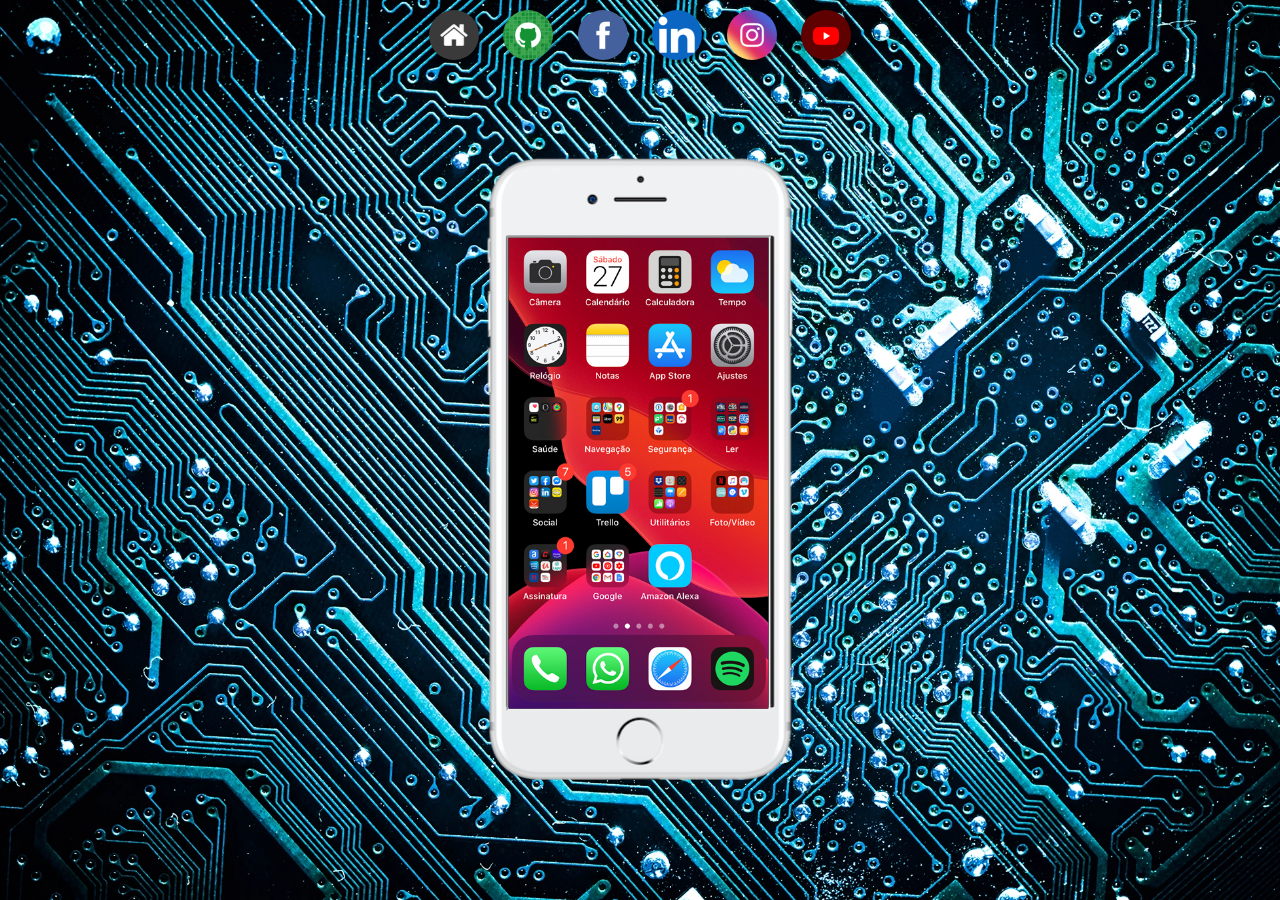
<file: index.html>
<!DOCTYPE html>
<html lang="pt-br">
<head>
    <meta charset="UTF-8">
    <meta http-equiv="X-UA-Compatible" content="IE=edge">
    <meta name="viewport" content="width=device-width, initial-scale=1.0">
    <title>Projeto Rede Social</title>
    <link rel="shortcut icon" href="faviconjhin.ico" type="image/x-icon">
    <link rel="stylesheet" href="estilo/style.css">    
</head>
<body>
    <main>
        <section id="telefone">

            <iframe src="home.html" name="tela" id="tela"></iframe>

        </section>
        
        <section id="redesocial">

            <a href="home.html" target="tela"><img src="imagens/logo-home.jpg" alt="logo home"></a>            
            <a href="github.html" target="tela"><img src="imagens/logo-github.jpg" alt="logo github"></a>
            <a href="facebook.html" target="tela"><img src="imagens/logo-facebook.jpg" alt="Logo facebook"></a> 
            <a href="linkedin.html" target="tela"><img src="imagens/linkedin.png" alt="logo linkedin"></a> 
            <a href="instagram.html" target="tela"><img src="imagens/logo-instagram.jpg" alt="logo twitter"></a>
            <a href="youtube.html" target="tela"><img src="imagens/logo-youtube.jpg" alt="logo youtube"></a> 


        </section>
    </main>
</body>
</html>
</file>
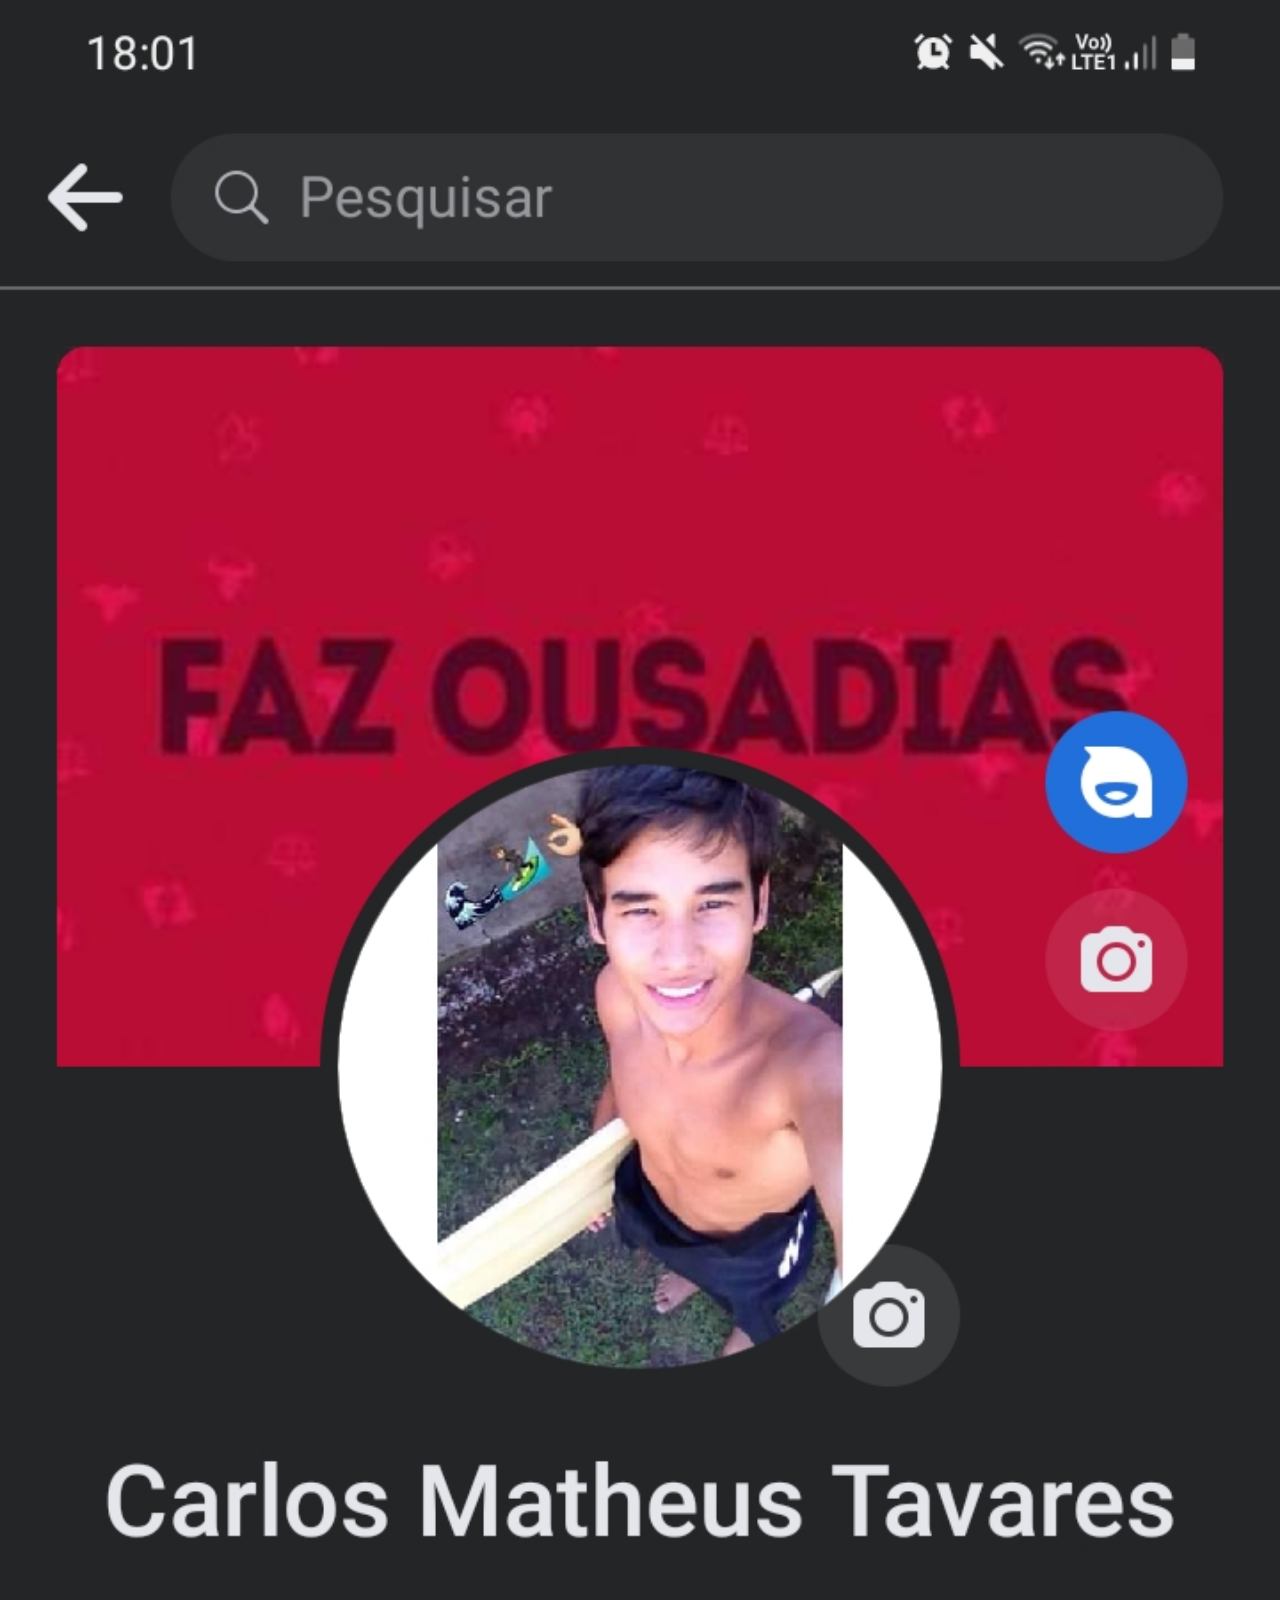
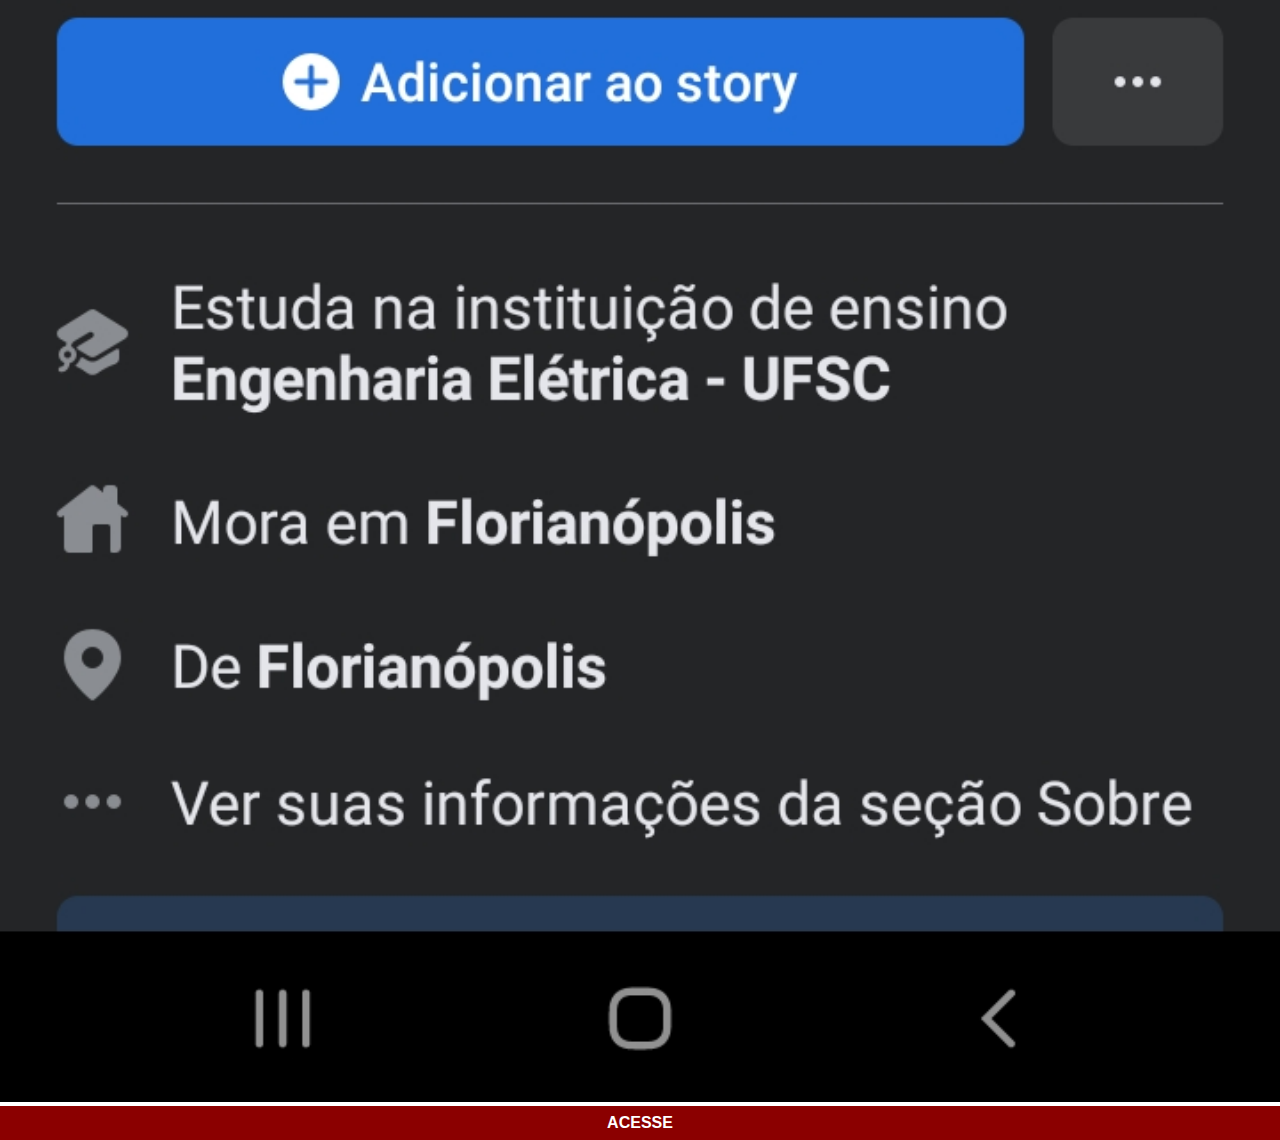
<file: facebook.html>
<!DOCTYPE html>
<html lang="pt-br">
<head>
    <meta charset="UTF-8">
    <meta http-equiv="X-UA-Compatible" content="IE=edge">
    <meta name="viewport" content="width=device-width, initial-scale=1.0">
    <title>Facebook</title>
    <link rel="stylesheet" href="estilo/social.css">
</head>
<body>
    <img src="imagens/facebookCarlos.jpg" alt="facebook">
    <a href="https://www.facebook.com/carlosmatheustavares/" target="_blank">ACESSE</a>
</body>
</html>
</file>
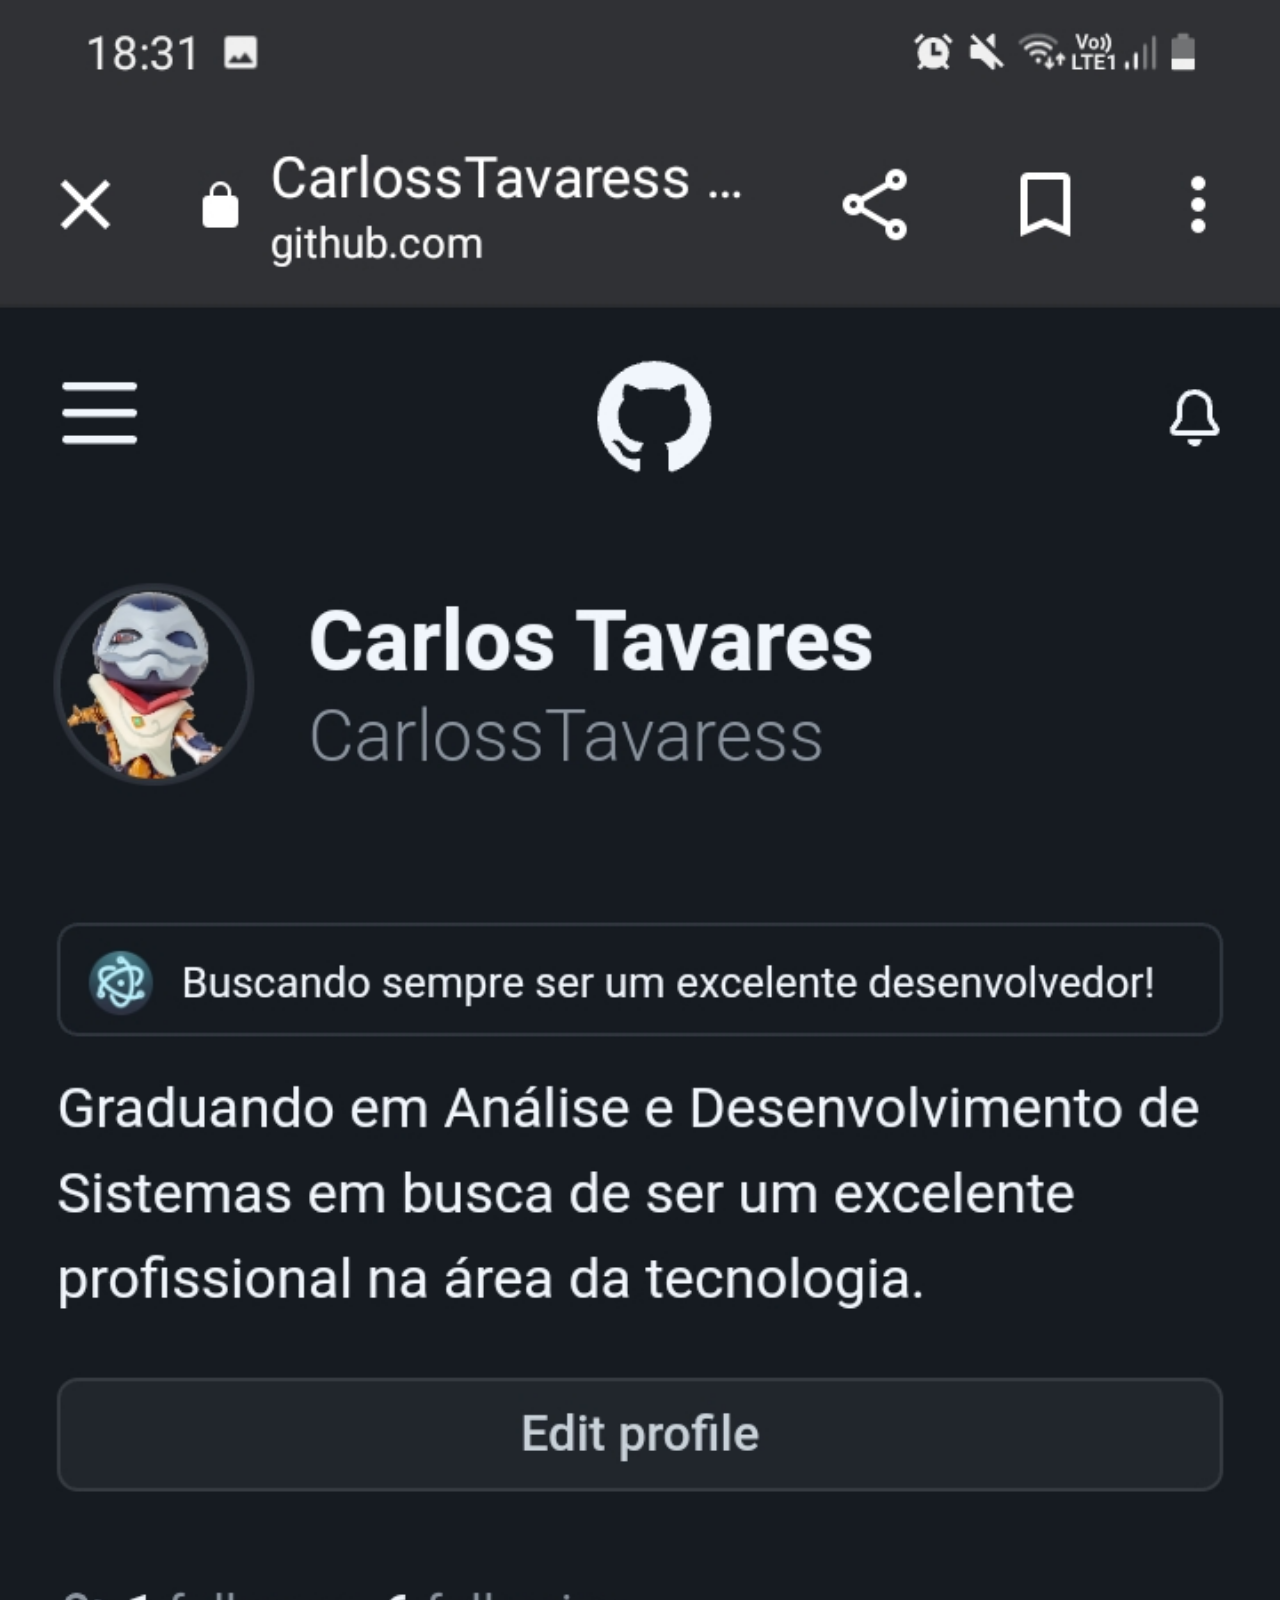
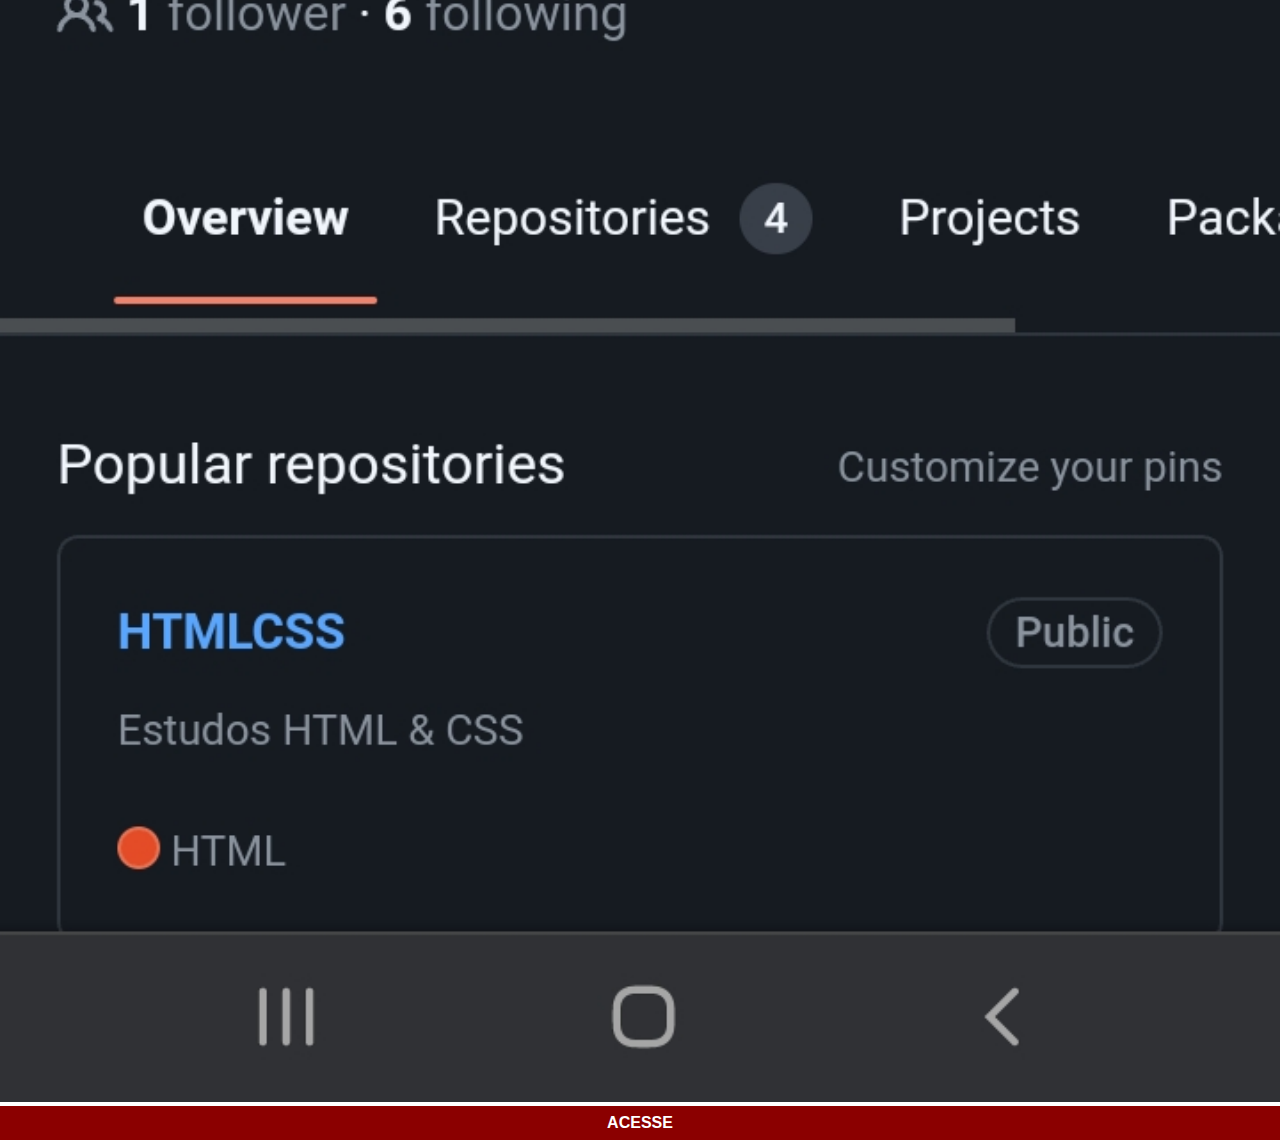
<file: github.html>
<!DOCTYPE html>
<html lang="pt-br">
<head>
    <meta charset="UTF-8">
    <meta http-equiv="X-UA-Compatible" content="IE=edge">
    <meta name="viewport" content="width=device-width, initial-scale=1.0">
    <title>GitHub</title>
    <link rel="stylesheet" href="estilo/social.css">
</head>
<body>
    <img src="imagens/GitHubCarlos.jpg" alt="github">
    <a href="https://github.com/CarlossTavaress" target="_blank">ACESSE</a>
</body>
</html>
</file>
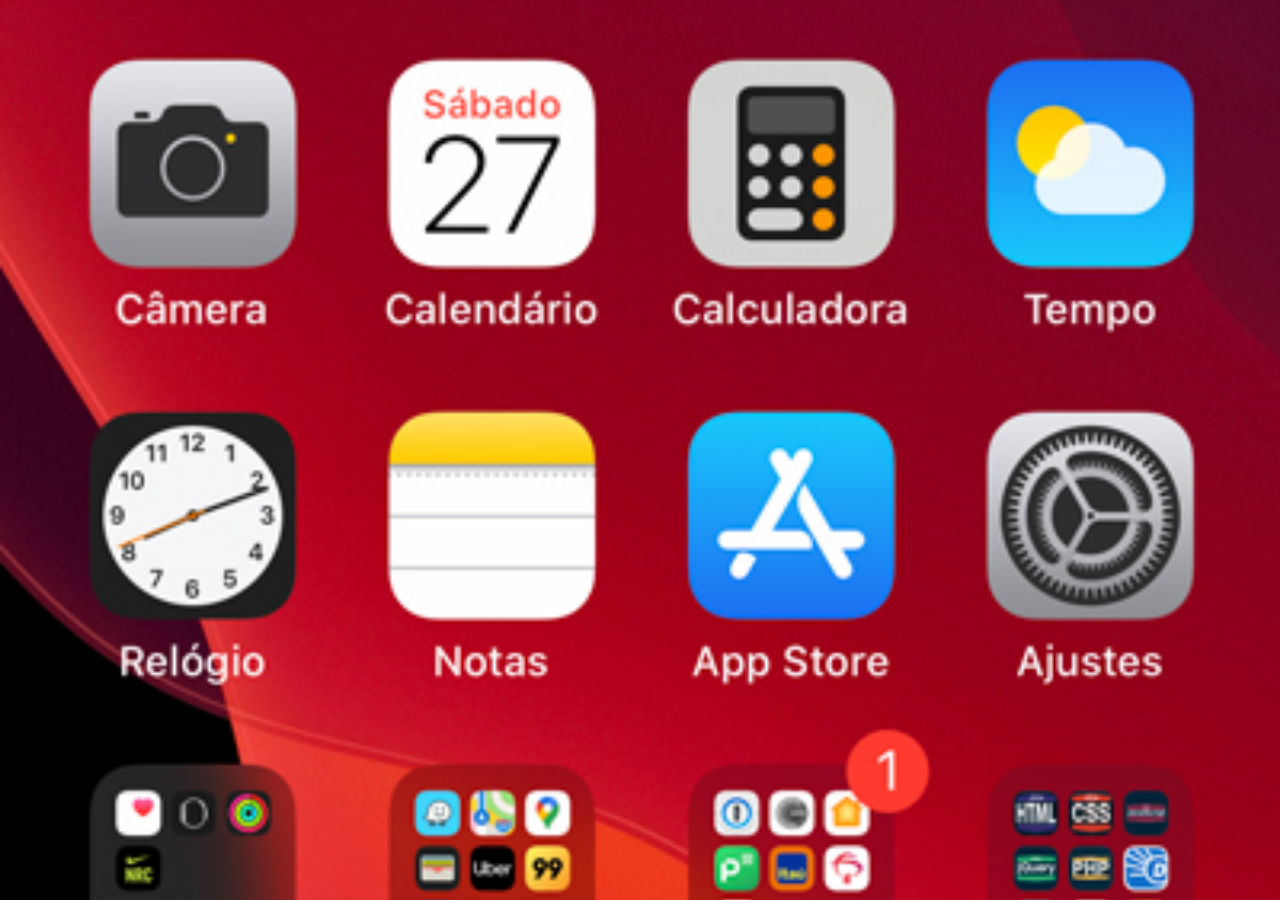
<file: home.html>
<!DOCTYPE html>
<html lang="pr-br">
<head>
    <meta charset="UTF-8">
    <meta http-equiv="X-UA-Compatible" content="IE=edge">
    <meta name="viewport" content="width=device-width, initial-scale=1.0">
    <title>Início</title>

    <style>

        * {

            padding:0px;
            margin:0px;

        }

        body {
            width: 100vw;
            height: 100vh;
            background: black url('imagens/tela-home.jpg') no-repeat top center;
            background-size: cover;
        }
    </style>
</head>
<body>
    
</body>
</html>
</file>
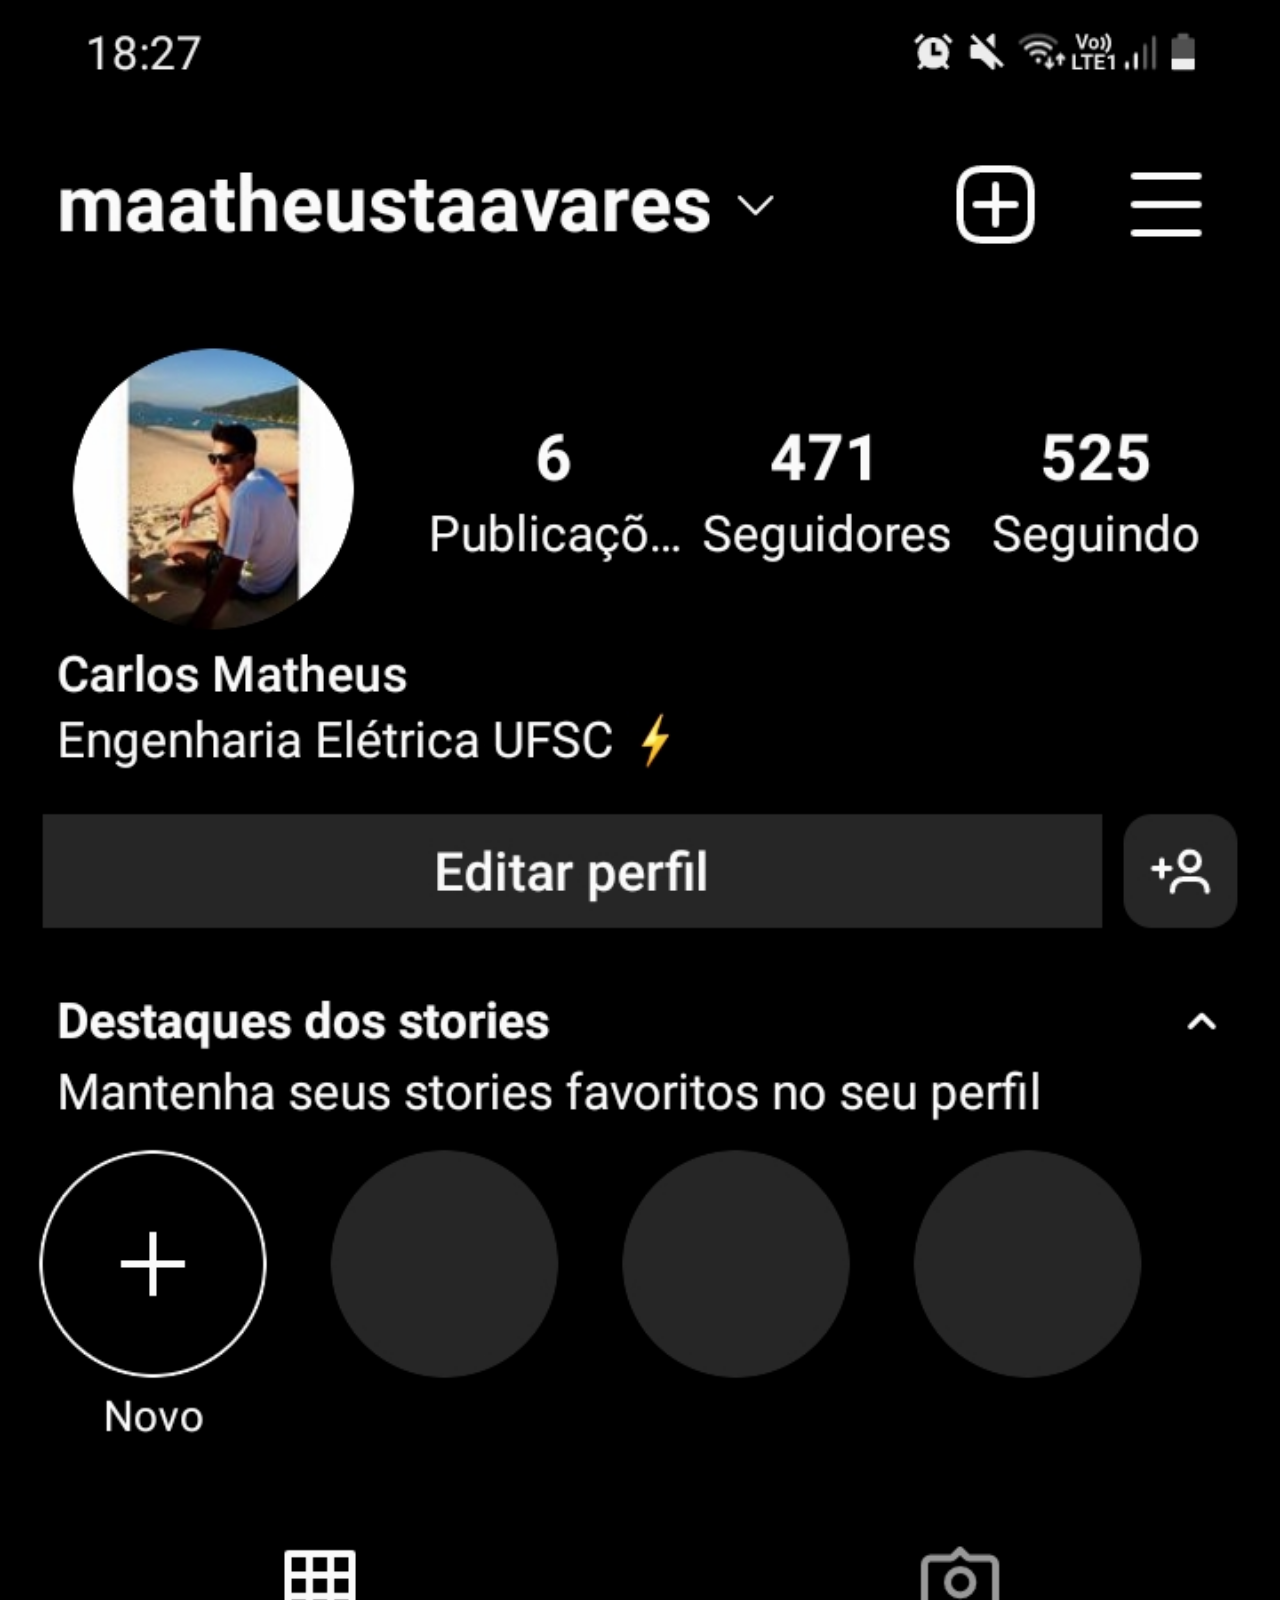
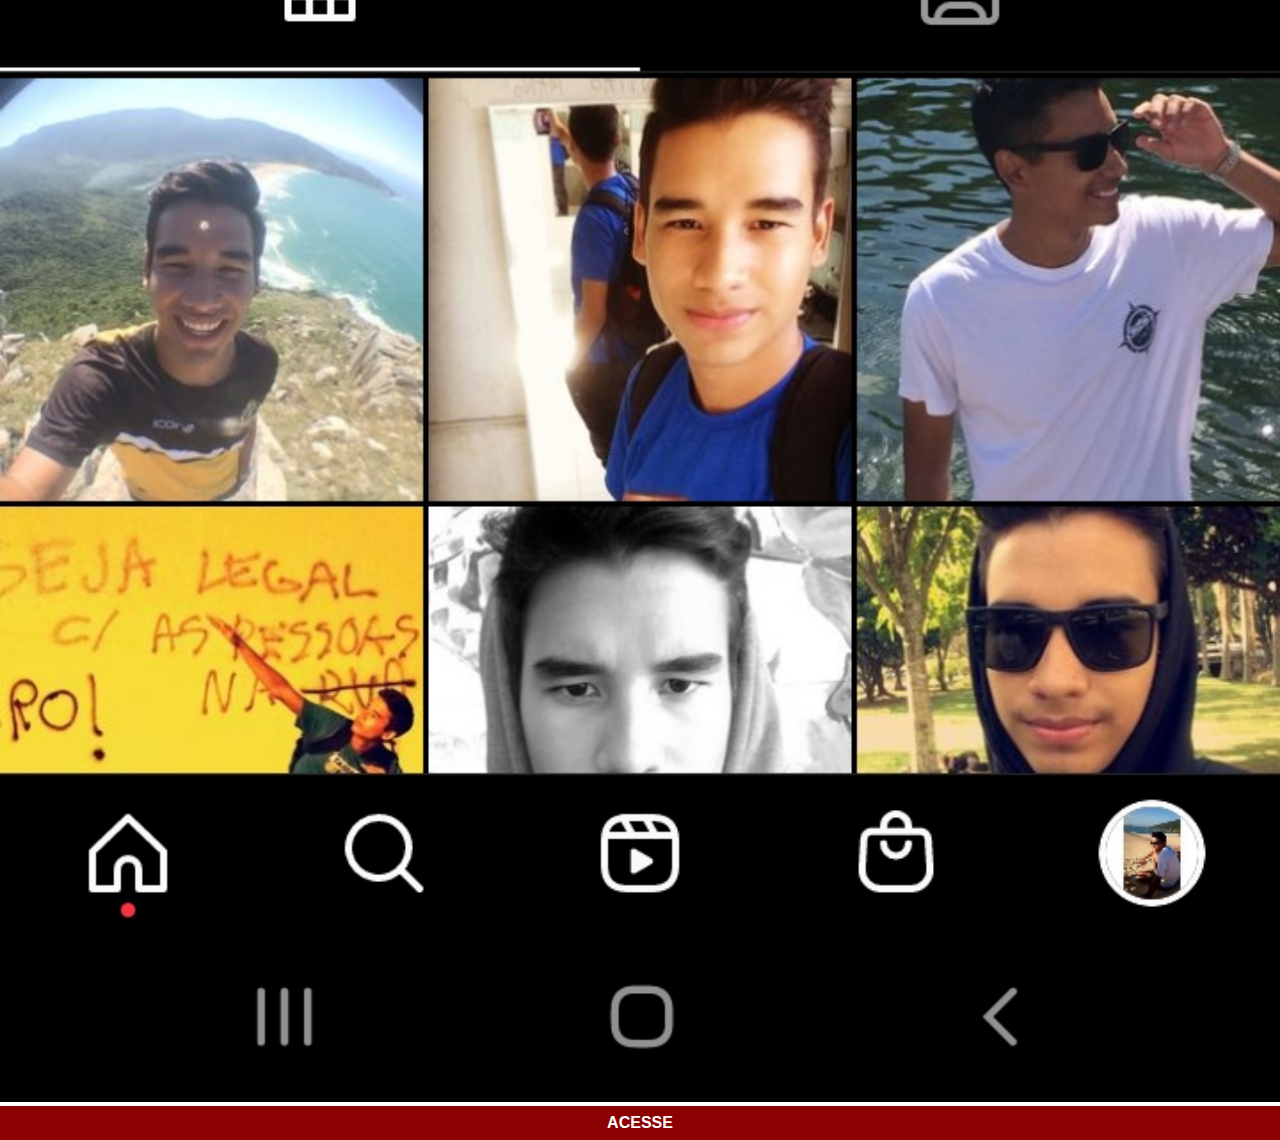
<file: instagram.html>
<!DOCTYPE html>
<html lang="pt-br">
<head>
    <meta charset="UTF-8">
    <meta http-equiv="X-UA-Compatible" content="IE=edge">
    <meta name="viewport" content="width=device-width, initial-scale=1.0">
    <title>Instagram</title>
    <link rel="stylesheet" href="estilo/social.css">
</head>
<body>
    <img src="imagens/instagramCarlos.jpg" alt="instagram">
    <a href="https://www.instagram.com/maatheustaavares/" target="_blank">ACESSE</a>
</body>
</html>
</file>
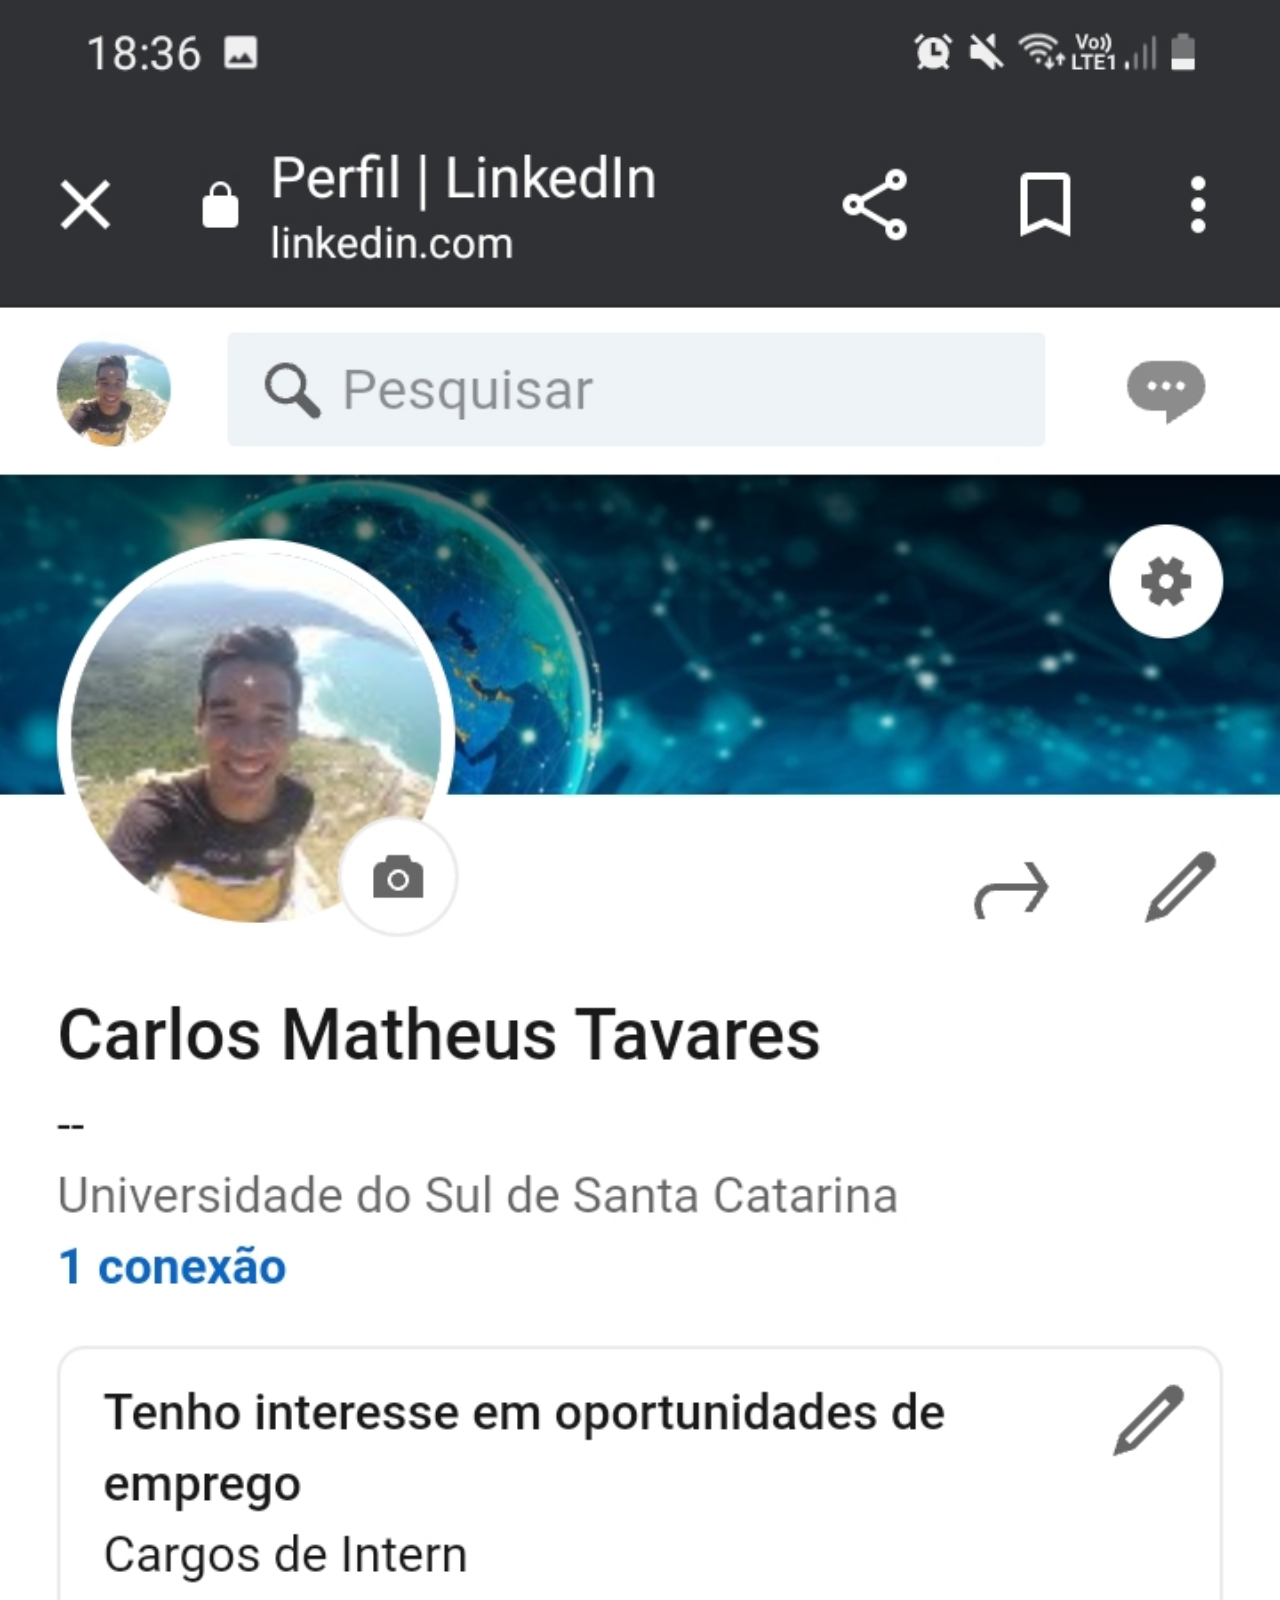
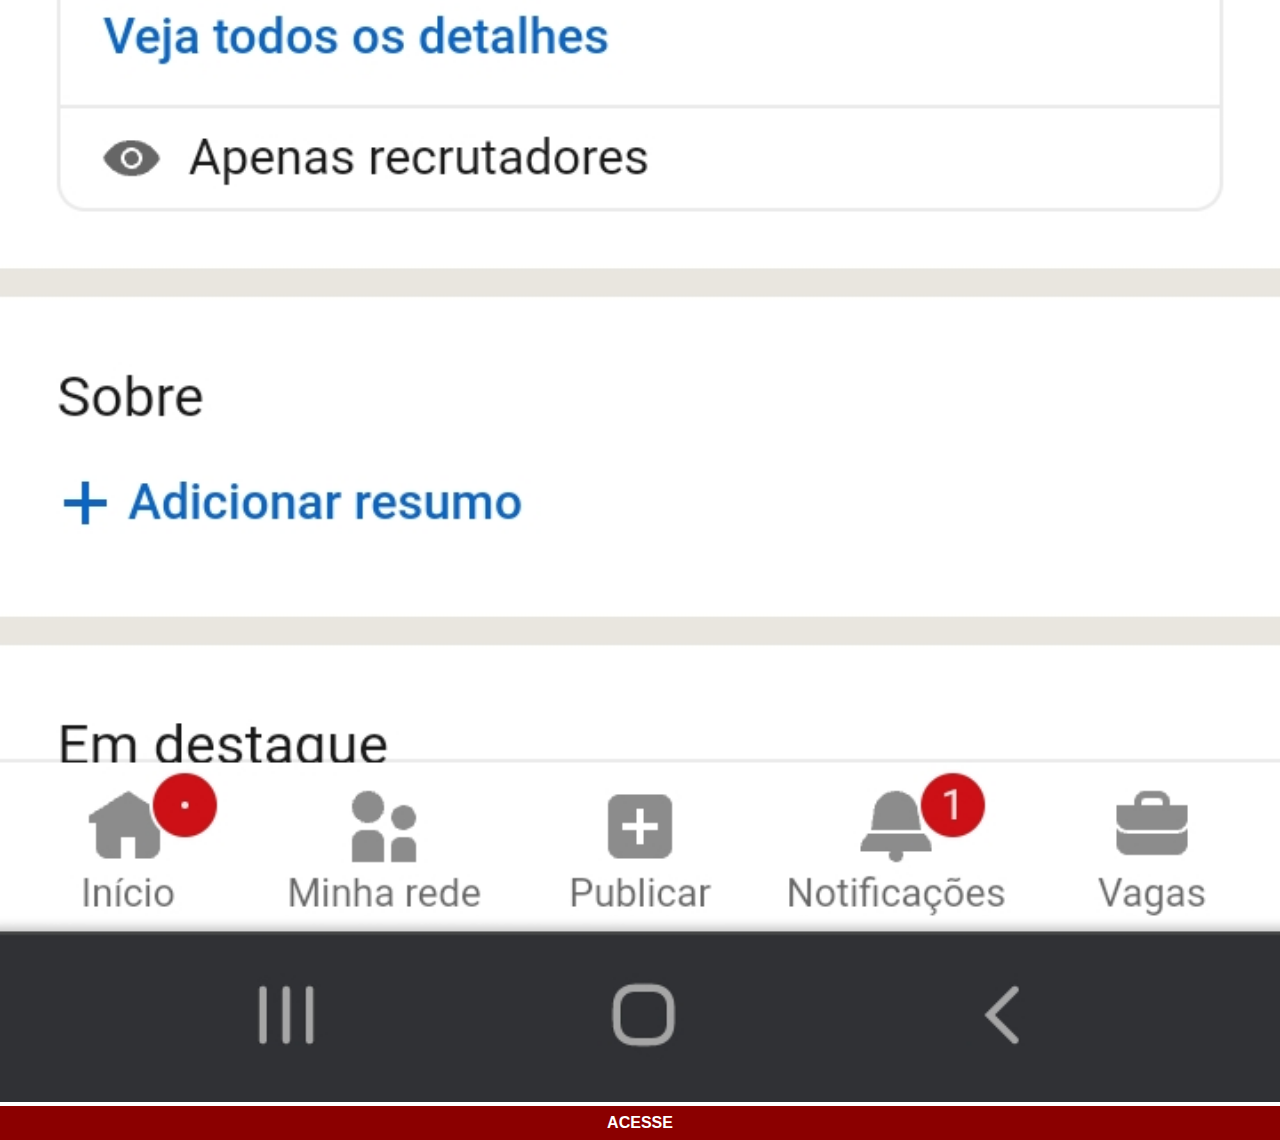
<file: linkedin.html>
<!DOCTYPE html>
<html lang="pt-br">
<head>
    <meta charset="UTF-8">
    <meta http-equiv="X-UA-Compatible" content="IE=edge">
    <meta name="viewport" content="width=device-width, initial-scale=1.0">
    <title>Linkeding</title>
    <link rel="stylesheet" href="estilo/social.css">
</head>
<body>
    <img src="imagens/LinkedinCarlos.jpg" alt="linkedin">
    <a href="https://www.linkedin.com/in/carlos-matheus-tavares-421000207/" target="_blank">ACESSE</a>
</body>
</html>
</file>
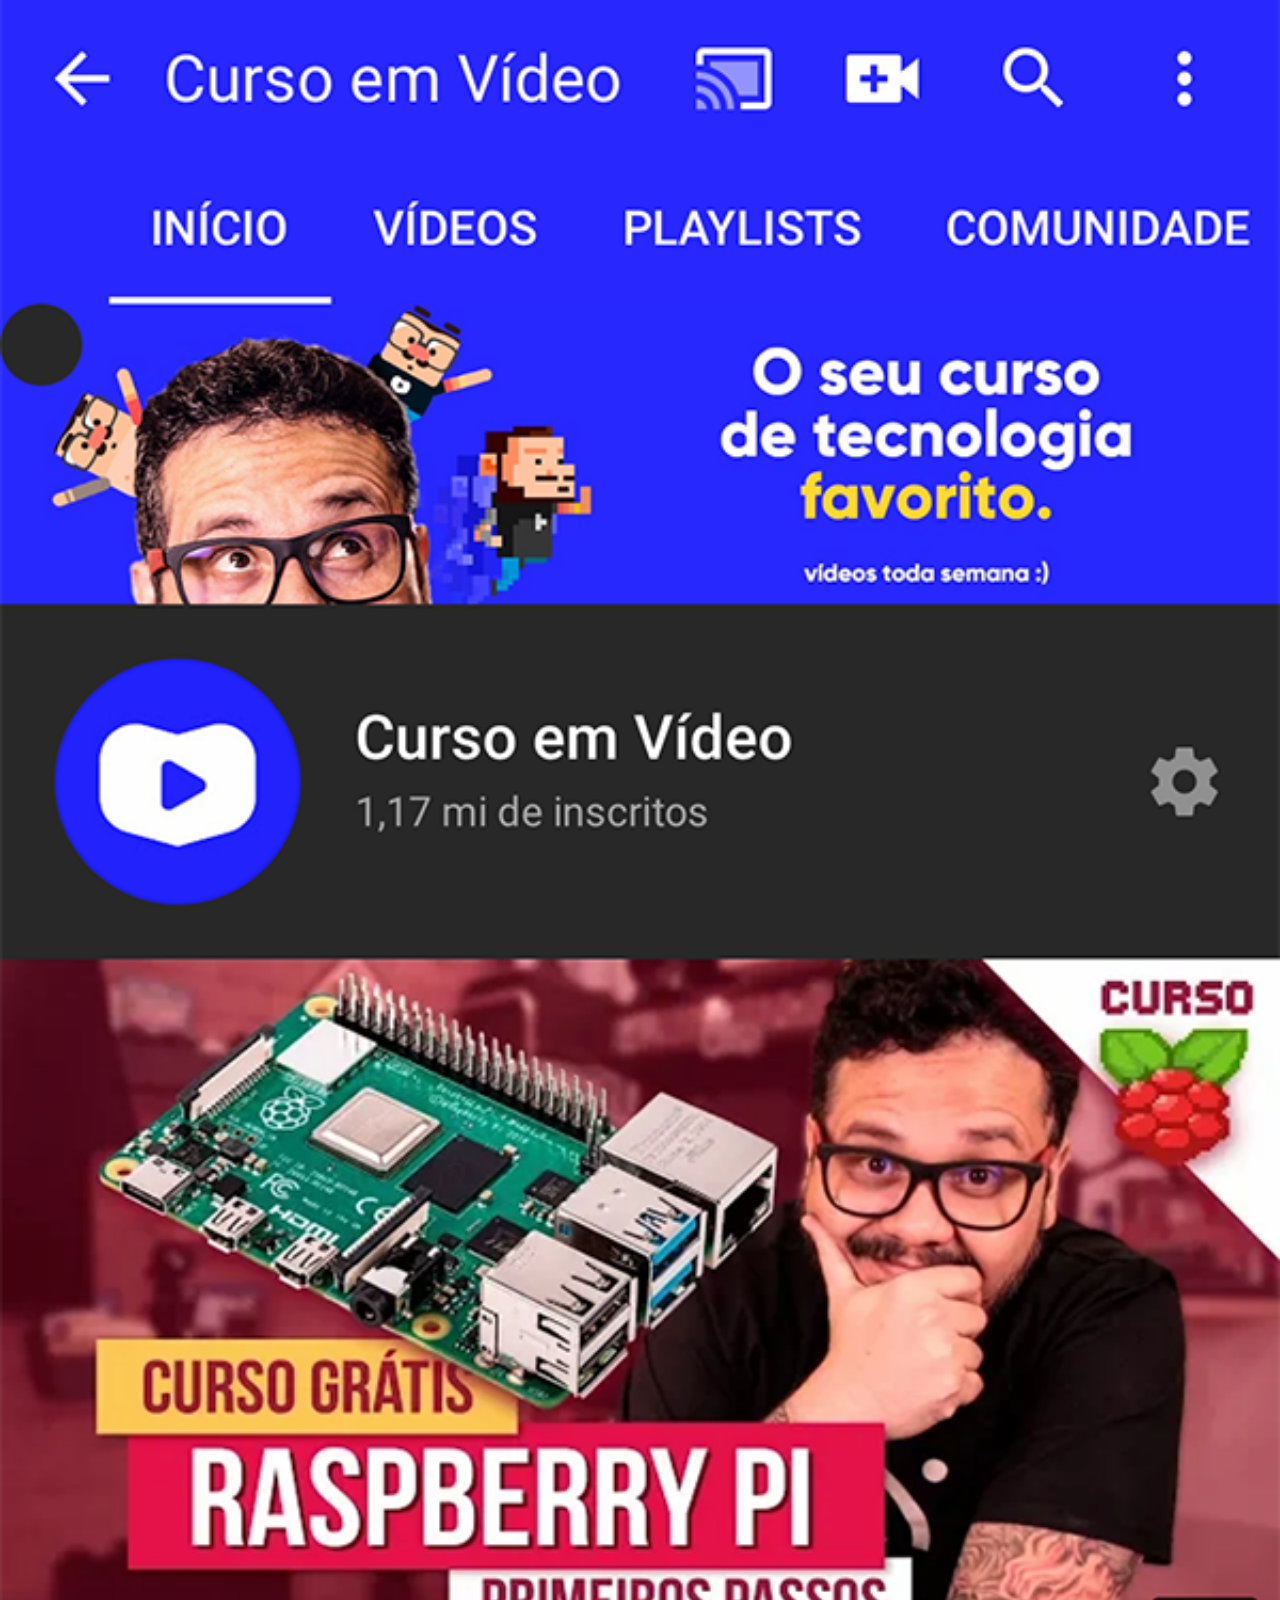
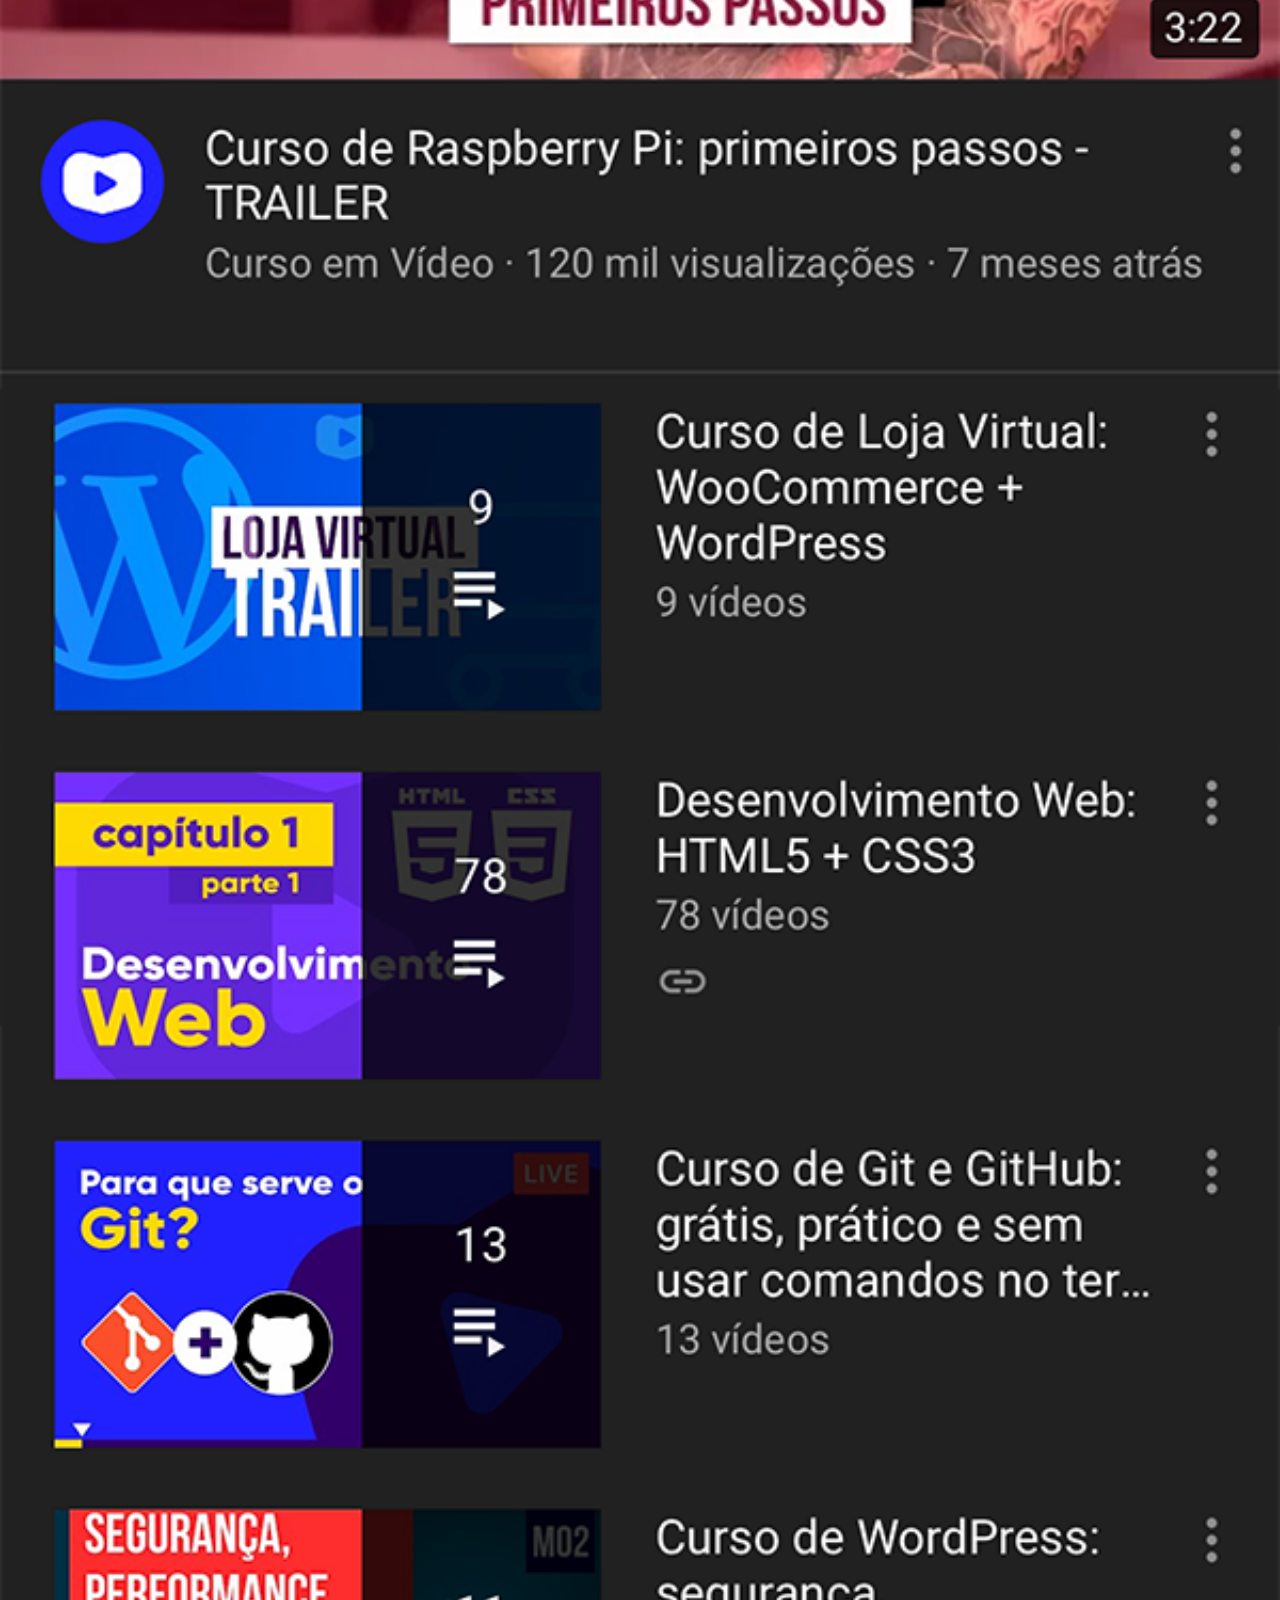
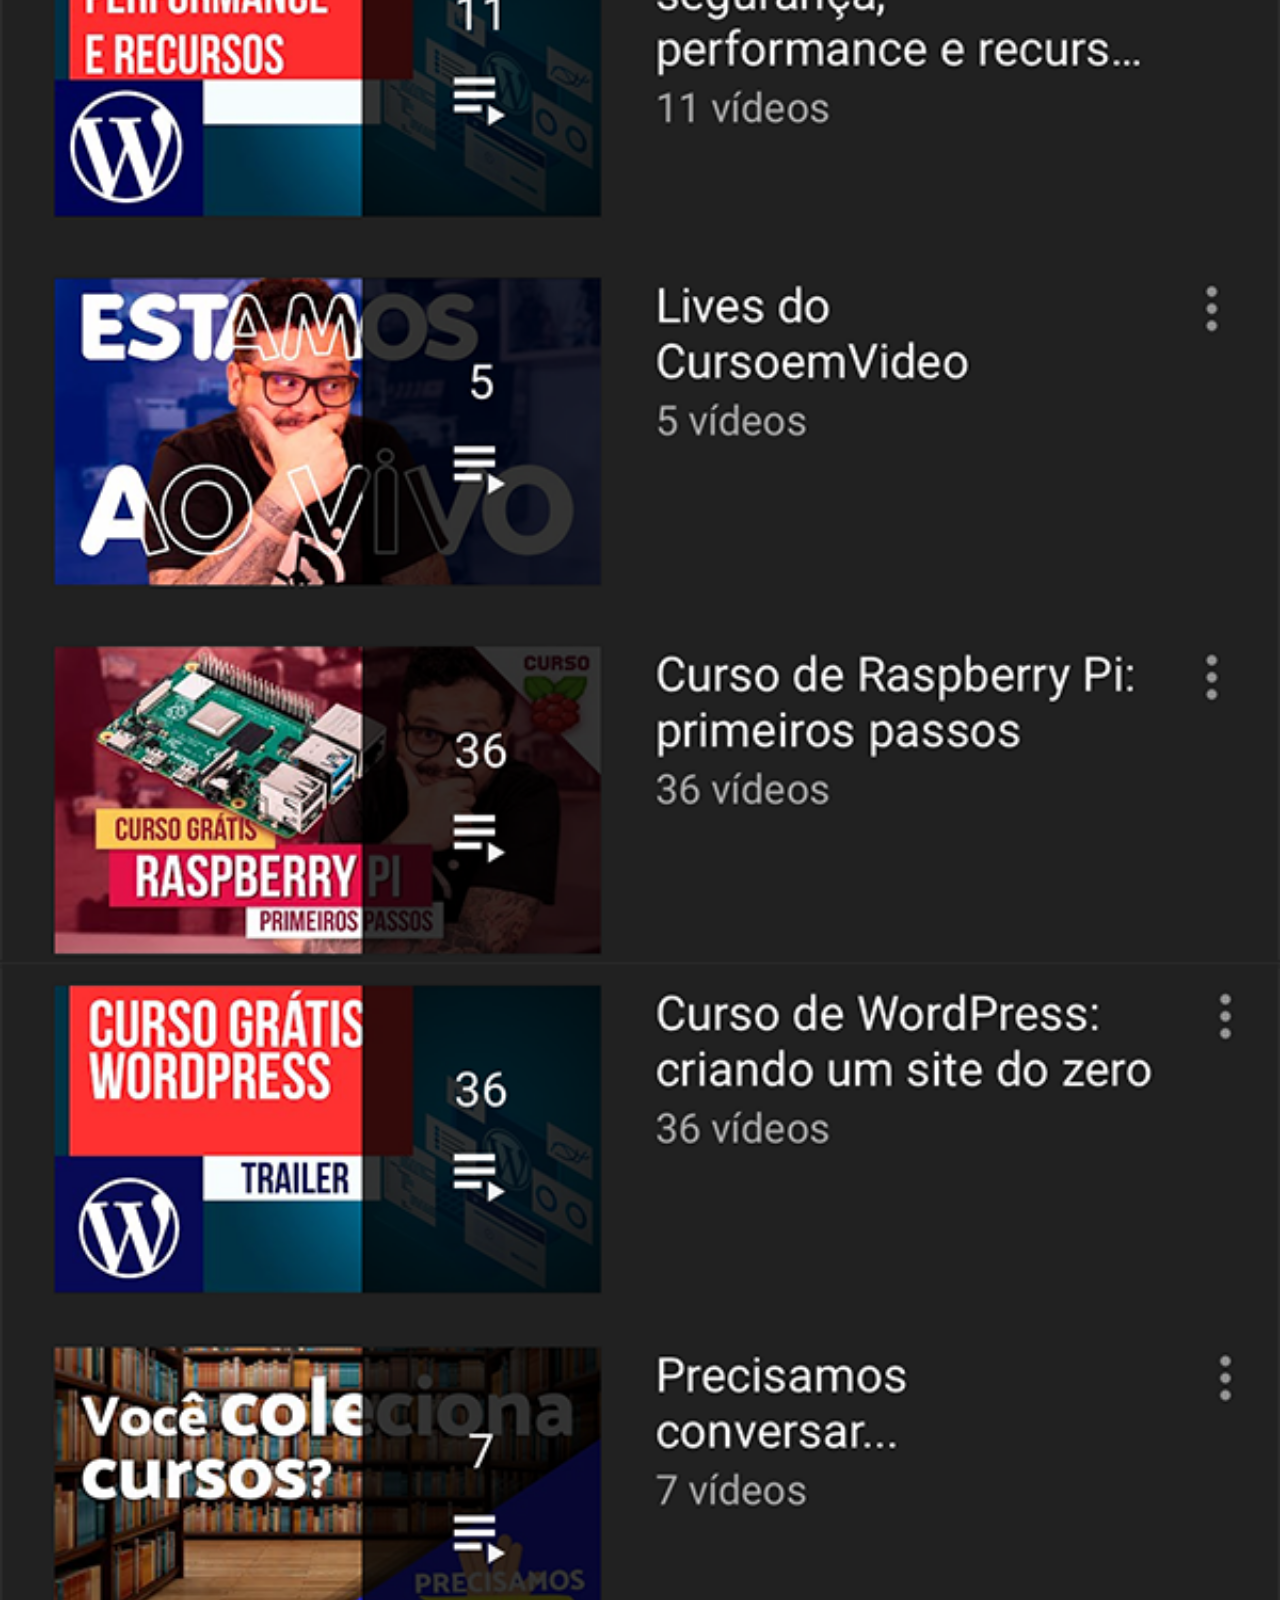
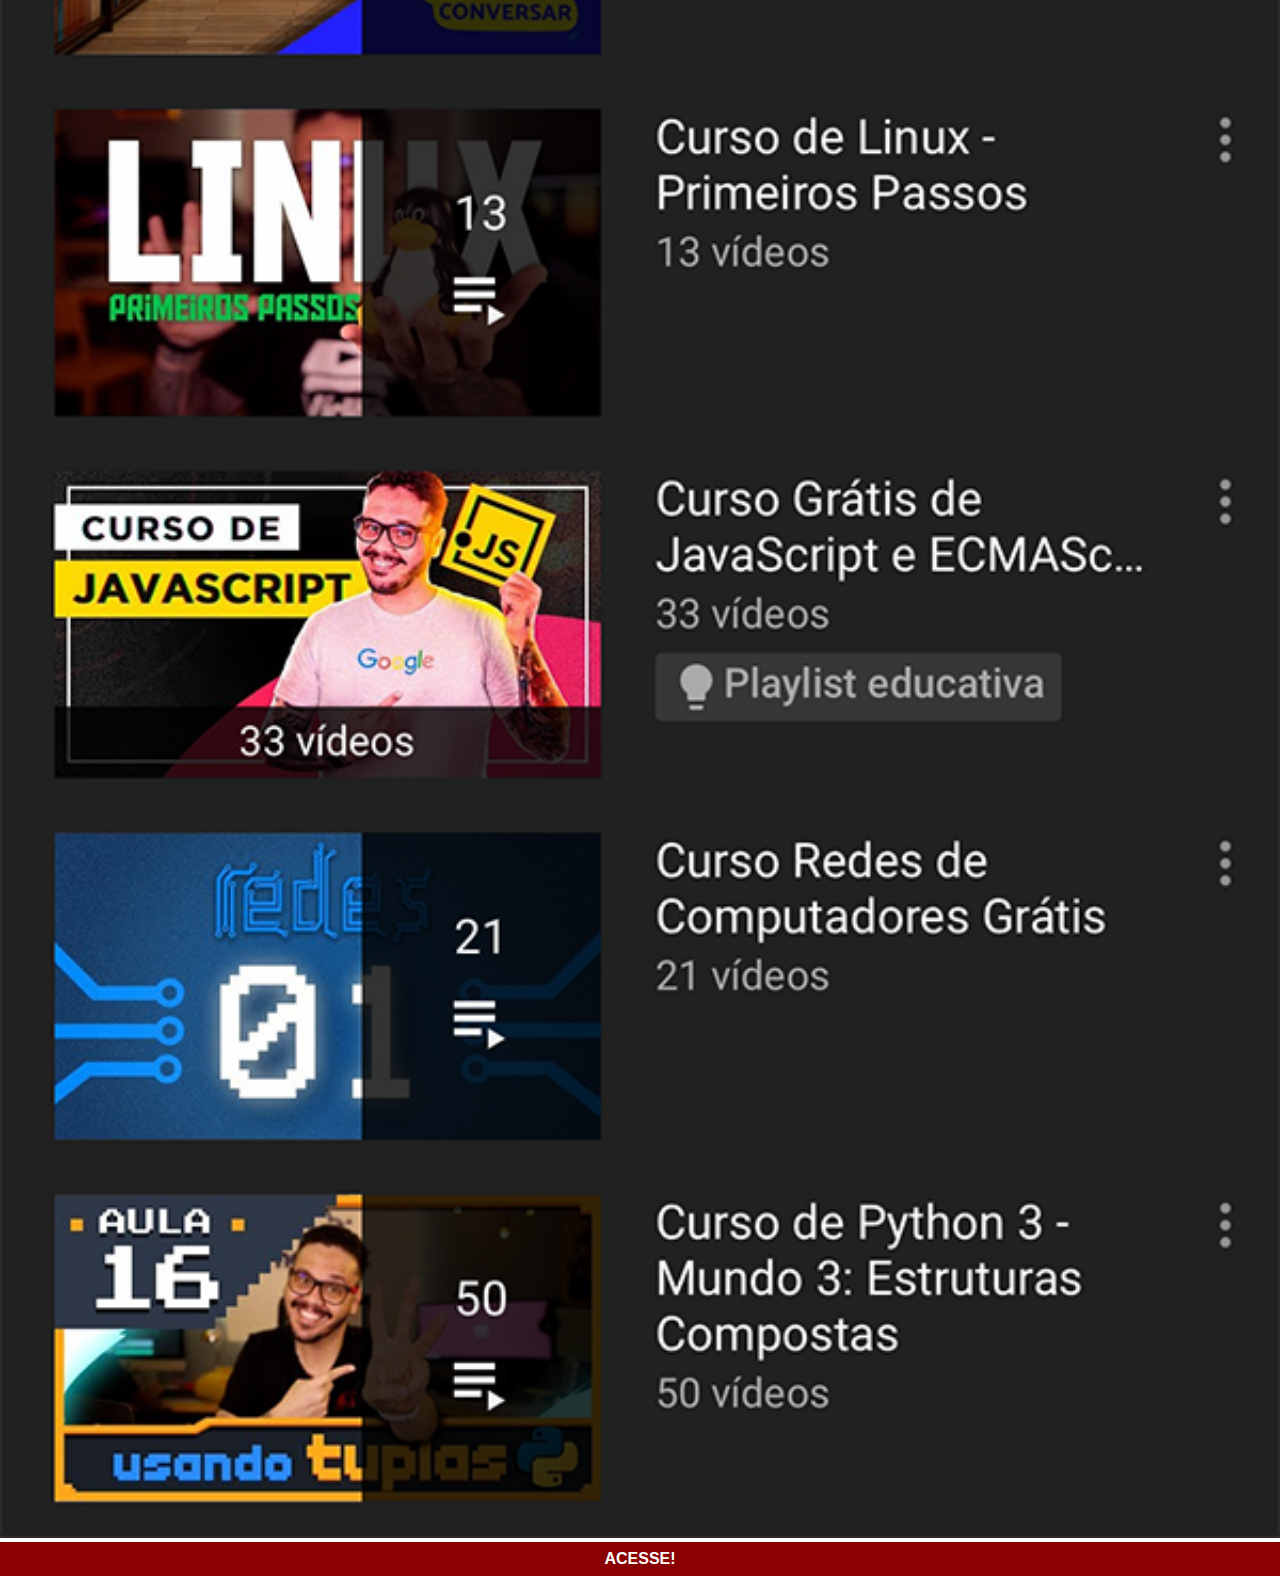
<file: youtube.html>
<!DOCTYPE html>
<html lang="pt-br">
<head>
    <meta charset="UTF-8">
    <meta http-equiv="X-UA-Compatible" content="IE=edge">
    <meta name="viewport" content="width=device-width, initial-scale=1.0">
    <title>YT</title>
    <link rel="stylesheet" href="estilo/social.css">   
</head>
<body>
    <img src="imagens/tela-youtube.png" alt="tela youtube">
    <a href="https://www.youtube.com/" target="_blank">ACESSE!</a>
</body>
</html>
</file>
<file: estilo/style.css>
@charset "UTF-8";

* {
    margin: 0px;
    padding: 0px;
    font-family: Arial, Helvetica, sans-serif;
}

html, boddy {
    height: 100vh;
    width: 100vw;
    background-color: black;
}

body {
    background: url('../imagens/tech.jpg') no-repeat top center;
    background-size: cover;
    background-attachment: fixed;

}

main {
    height: 100vh;
    position: relative;
    
}

section#telefone {
    transform: translate(-50%, -47%);
    left: 50%;
    top: 50%;
    position: absolute;
    height: 626px;
    width: 311px;    
    background:url('../imagens/frame-iphone.png') no-repeat;
    
}

iframe#tela {
    position: relative;
    top:80px;
    left:22px;
    width:260px;
    height: 471px;
}

section#redesocial img {

    width: 50px;
    margin: 10px;
    border-radius: 50%;
    box-shadow: 2px 2px 5px rgba(0, 0, 0, 0.433);
    box-sizing: border-box;
    
}

section#redesocial {

    text-align: center;
}

section#redesocial img:hover {
    border: 2px solid white;
    transform: translate(-3px,);
}
</file>
<file: estilo/social.css>
@charset "UTF-8";
* {
    margin:0px;
    padding:0px;
    font-family: 'Trebuchet MS', 'Lucida Sans Unicode', 'Lucida Grande', 'Lucida Sans', Arial, sans-serif;

}

::-webkit-scrollbar {
    width: 0px;
    height: 0px;
}

img {

    width: 100vw;

}

a{
    display: block;
    background-color: darkred;
    padding:8px;
    text-align: center;
    font-weight: bolder;
    text-decoration: none;
    color: white;
}

a:hover{
    text-decoration: underline;
    background-color: red;
}
</file>
